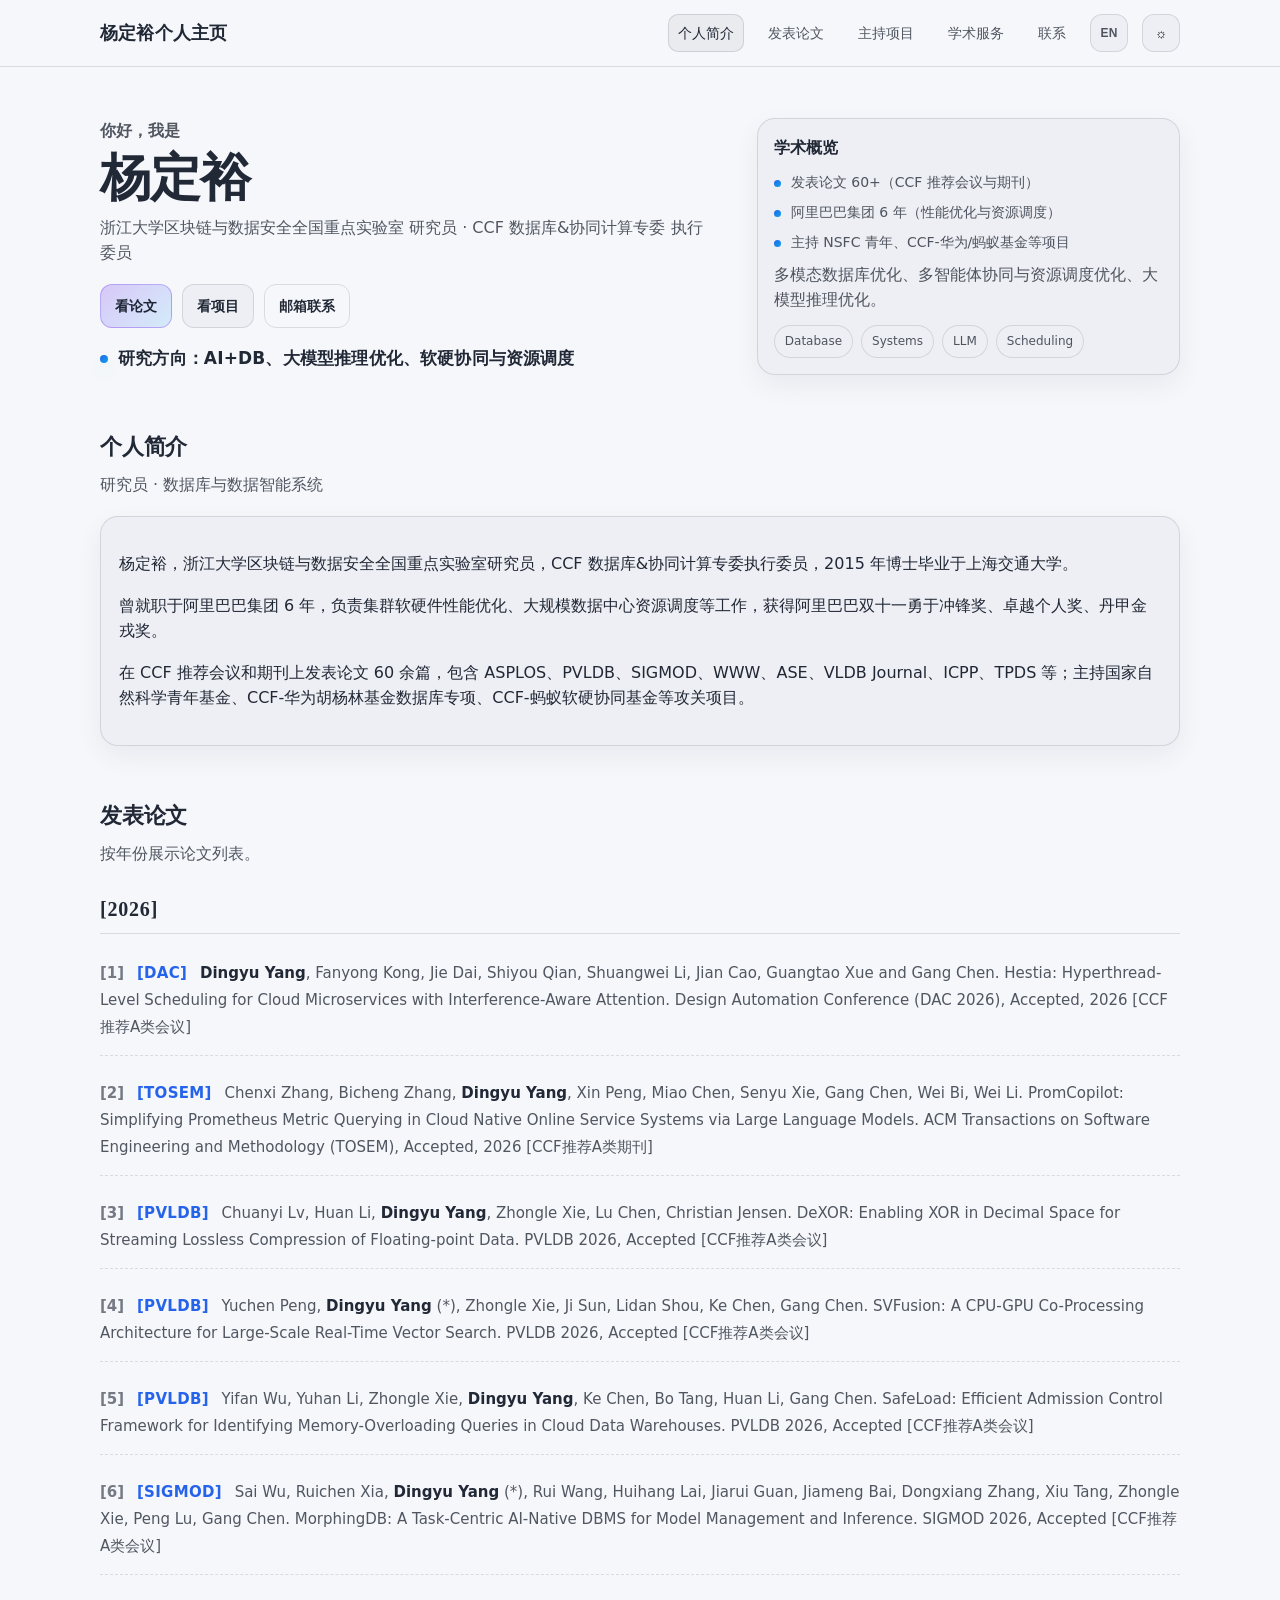
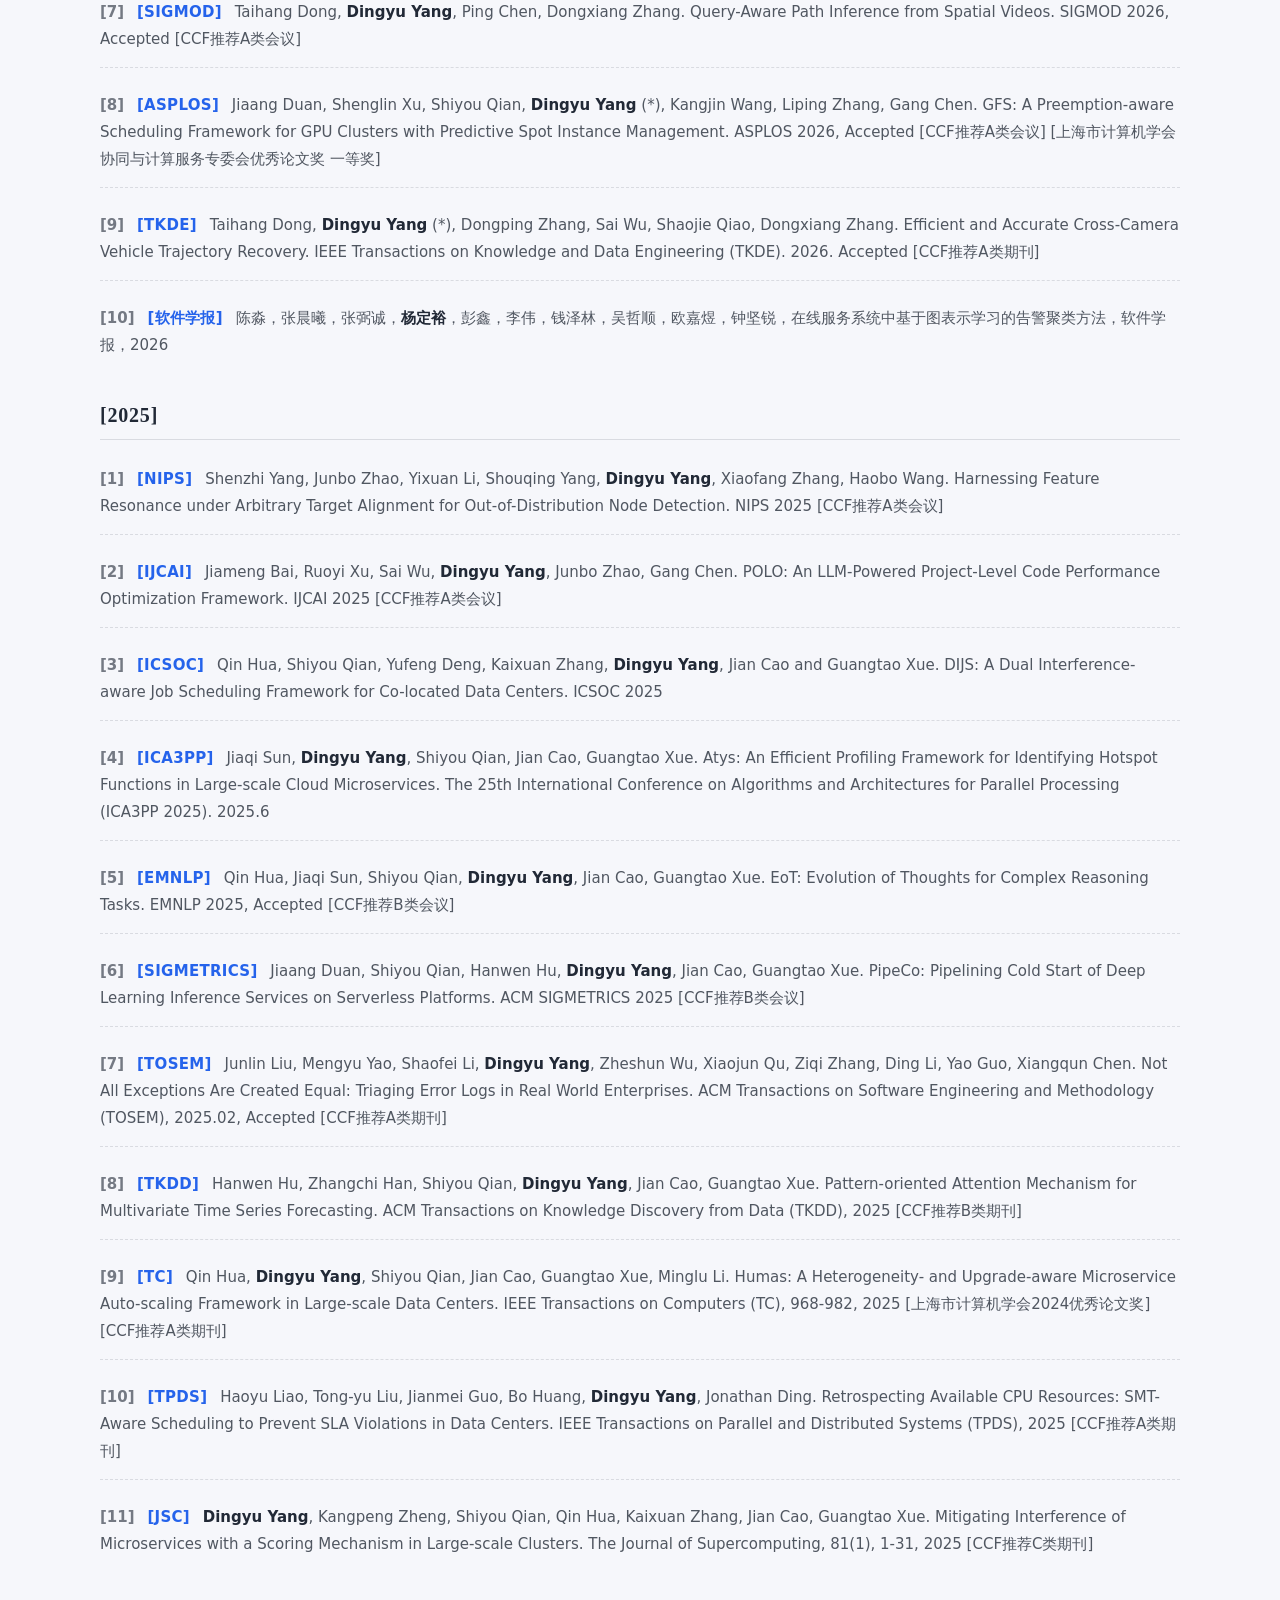
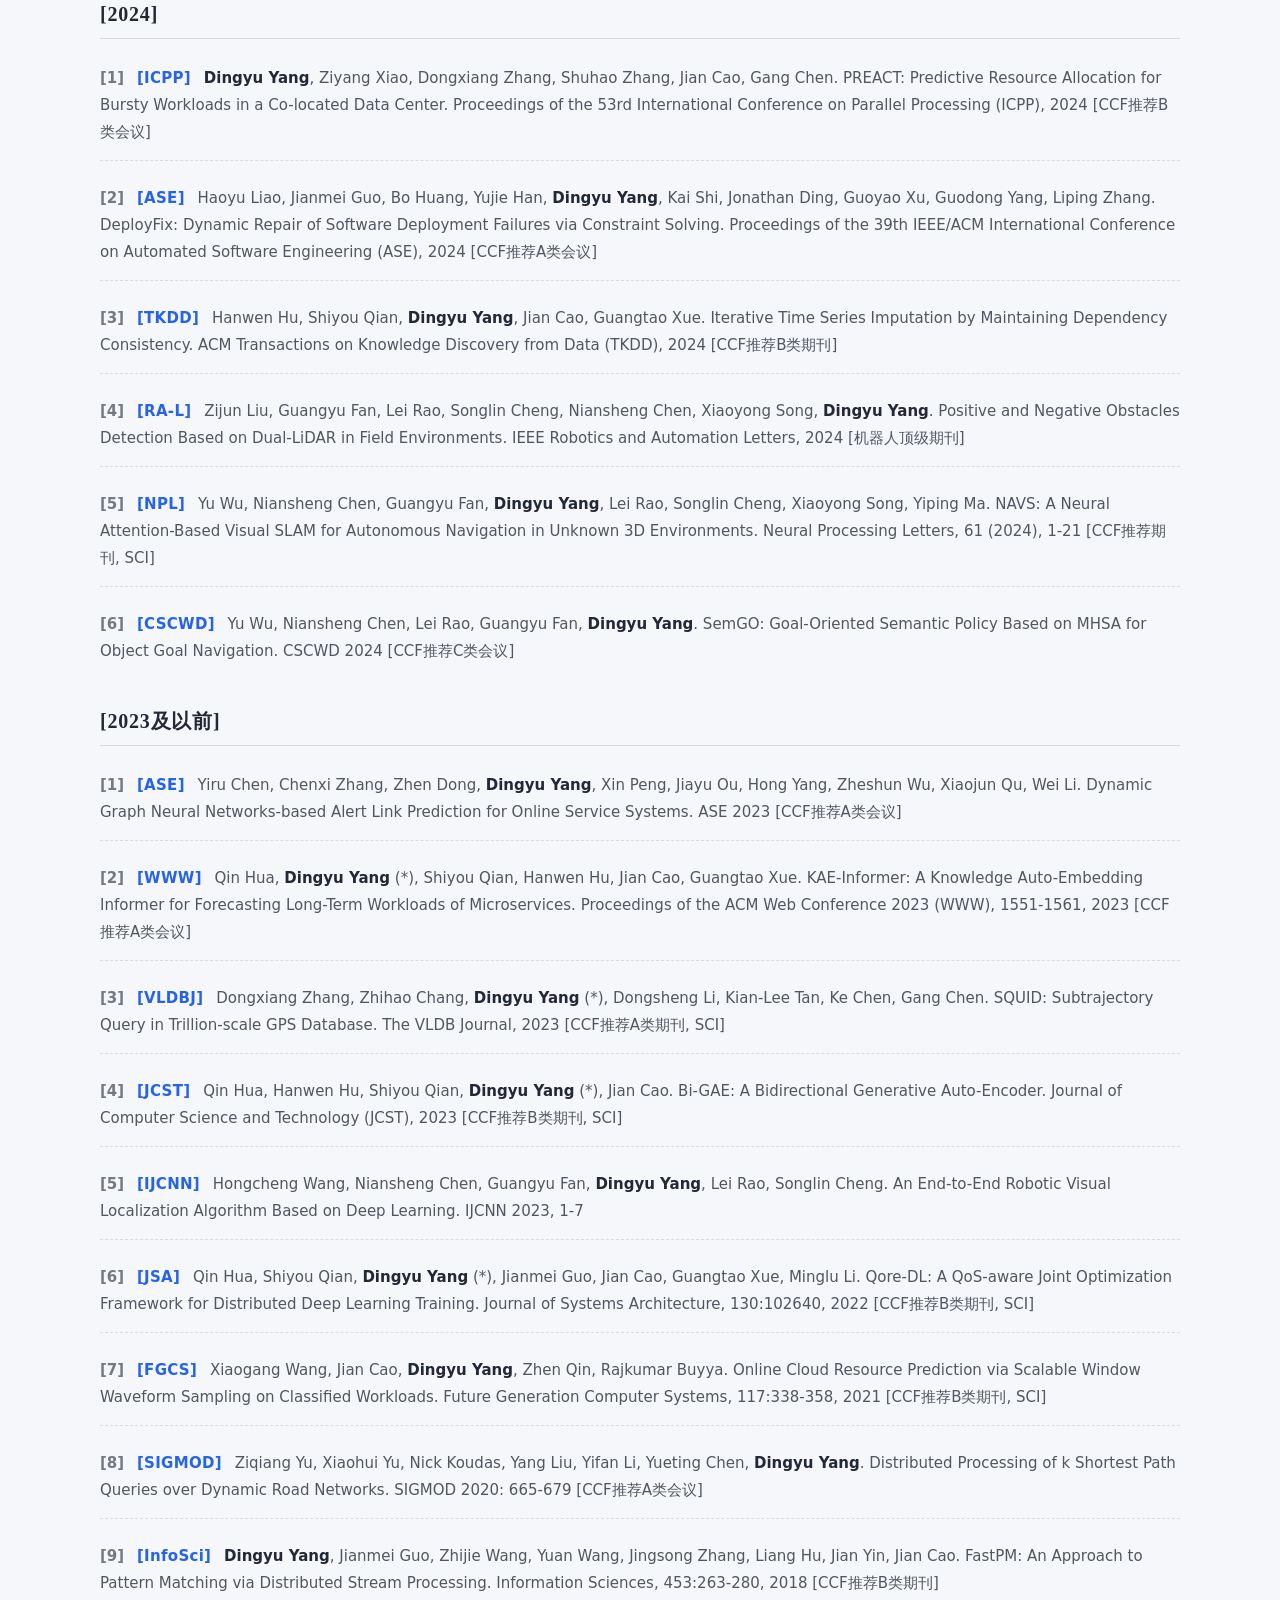
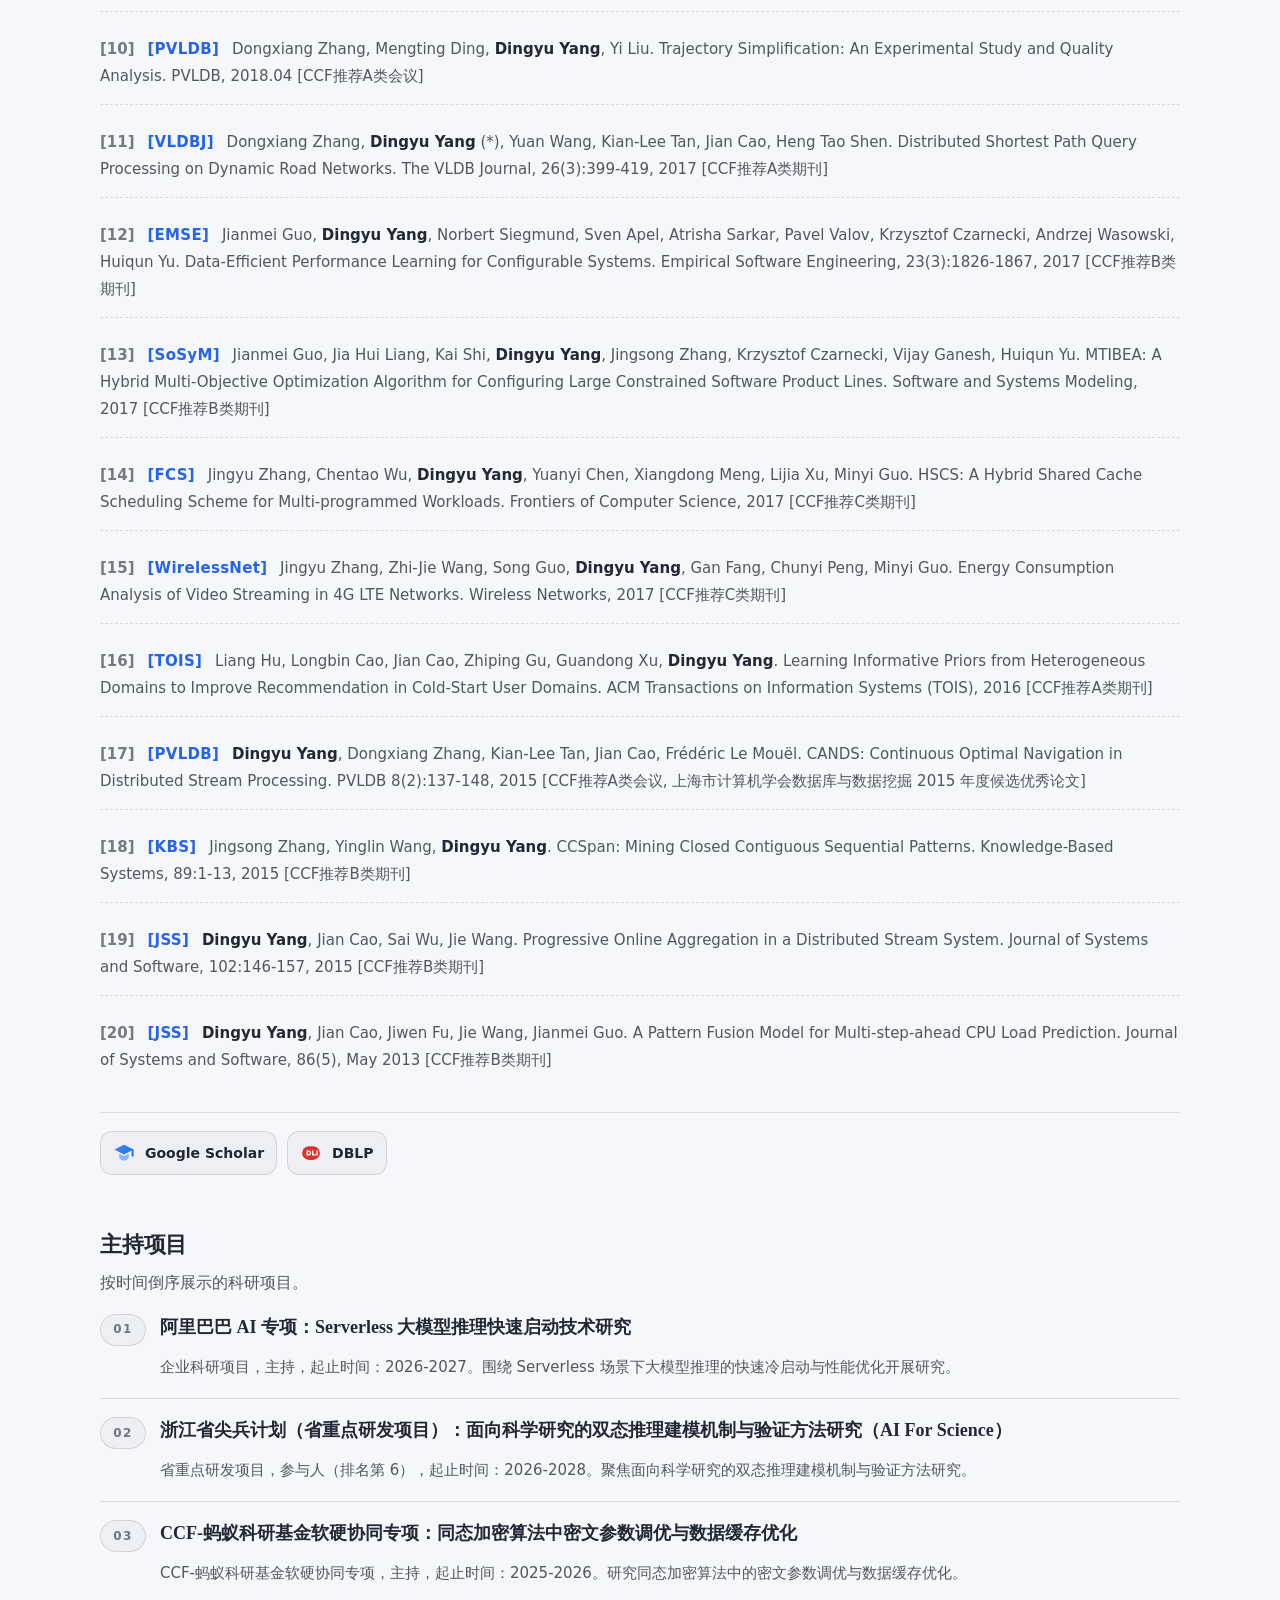
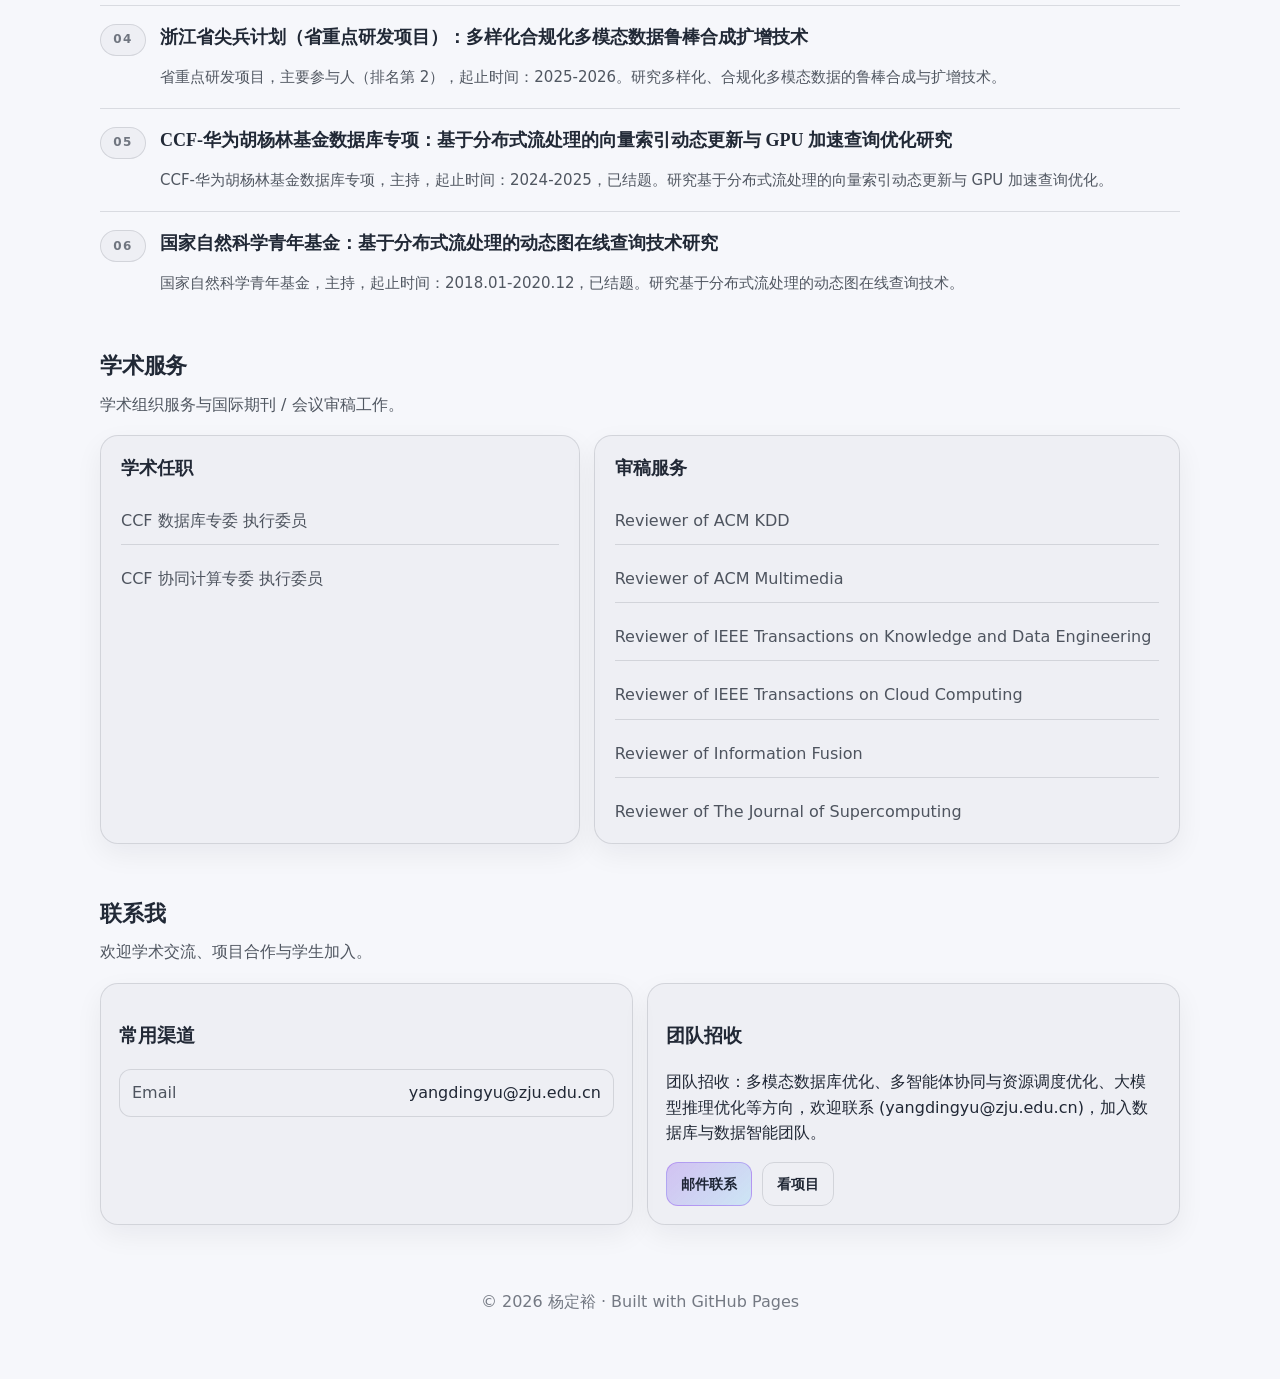
<file: index.html>
<!doctype html>
<html lang="zh-CN" data-lang="zh">
  <head>
    <meta charset="UTF-8" />
    <meta name="viewport" content="width=device-width, initial-scale=1" />
    <meta name="color-scheme" content="light dark" />

    <title data-i18n="meta.title">你的名字 · 个人主页</title>
    <meta name="description" data-i18n-content="meta.description" content="" />

    <meta property="og:title" data-i18n-content="meta.ogTitle" content="" />
    <meta
      property="og:description"
      data-i18n-content="meta.ogDescription"
      content=""
    />
    <meta property="og:type" content="website" />

    <link rel="icon" href="./assets/favicon.svg" type="image/svg+xml" />
    <link rel="stylesheet" href="./assets/style.css" />
    <script src="./assets/site-config.js"></script>
    <script defer src="./assets/main.js"></script>
  </head>

  <body>
    <a class="skip" href="#content" data-i18n="a11y.skip">跳到主要内容</a>

    <header class="top">
      <div class="container top-inner">
        <a class="brand" href="./" data-i18n="hero.siteTitle">杨定裕个人主页</a>

        <nav class="nav" aria-label="主导航">
          <a href="#bio" data-i18n="nav.bio">简介</a>
          <a href="#publications" data-i18n="nav.publications">发表论文</a>
          <a href="#projects" data-i18n="nav.projects">主持项目</a>
          <a href="#service" data-i18n="nav.service">学术服务</a>
          <a href="#contact" data-i18n="nav.contact">联系</a>

          <button class="icon-btn" type="button" data-lang-toggle>
            <span class="lang" aria-hidden="true">EN</span>
            <span class="sr-only" data-i18n="a11y.toggleLang">切换语言</span>
          </button>
          <button class="icon-btn" type="button" data-theme-toggle>
            <span class="icon" aria-hidden="true">☾</span>
            <span class="sr-only" data-i18n="a11y.toggleTheme">切换主题</span>
          </button>
        </nav>
      </div>
    </header>

    <main id="content" class="container">
      <section class="hero">
        <div class="hero-grid">
          <div>
            <p class="kicker" data-i18n="hero.kicker">你好，我是</p>
            <h1 class="title" data-i18n="name">杨定裕</h1>
            <p class="subtitle" data-i18n="hero.subtitle"></p>

            <div class="cta">
              <a class="btn primary" href="#publications" data-i18n="hero.viewPublications"
                >看论文</a
              >
              <a class="btn" href="#projects" data-i18n="hero.viewProjects">看项目</a>
              <a
                class="btn ghost"
                href="mailto:yangdingyu@zju.edu.cn"
                data-i18n="hero.email"
                >邮箱联系</a
              >
            </div>

            <ul class="meta">
              <li>
                <span class="dot" aria-hidden="true"></span>
                <span class="meta-strong" data-i18n="hero.focus"></span>
              </li>
            </ul>
          </div>

          <aside class="card hero-card" aria-label="快速信息">
            <div class="hero-card-body">
              <p class="hero-card-title" data-i18n="hero.cardTitle">Academic Profile</p>
              <ul class="highlights" aria-label="Highlights">
                <li class="highlight" data-i18n="hero.h1"></li>
                <li class="highlight" data-i18n="hero.h2"></li>
                <li class="highlight" data-i18n="hero.h3"></li>
              </ul>
              <p class="hero-card-text" data-i18n="hero.nowText"></p>
              <div class="chips" aria-label="技能标签">
                <span class="chip">Database</span>
                <span class="chip">Systems</span>
                <span class="chip">LLM</span>
                <span class="chip">Scheduling</span>
              </div>
            </div>
          </aside>
        </div>
      </section>

      <section id="bio" class="section">
        <div class="section-head">
          <h2 data-i18n="bio.title">个人简介</h2>
          <p data-i18n="bio.lead"></p>
        </div>

        <article class="card">
          <p data-i18n="bio.p1"></p>
          <p data-i18n="bio.p2"></p>
          <p data-i18n="bio.p3"></p>
        </article>
      </section>

      <section id="publications" class="section">
        <div class="section-head">
          <h2 data-i18n="pubs.title">发表论文</h2>
          <p data-i18n="pubs.lead"></p>
        </div>
        <div data-publications></div>
        <div class="scholar-links" aria-label="Academic Links">
          <a
            class="scholar-link"
            href="https://scholar.google.com/citations?user=vzkukR0AAAAJ"
            target="_blank"
            rel="noreferrer"
            aria-label="Google Scholar"
            title="Google Scholar"
          >
            <img
              class="profile-logo"
              src="./assets/google-scholar.svg"
              alt="Google Scholar"
              width="22"
              height="22"
            />
            <span>Google Scholar</span>
          </a>
          <a
            class="scholar-link"
            href="https://dblp.org/pid/119/6899.html"
            target="_blank"
            rel="noreferrer"
            aria-label="DBLP"
            title="DBLP"
          >
            <img
              class="profile-logo"
              src="./assets/dblp.svg"
              alt="DBLP"
              width="22"
              height="22"
            />
            <span>DBLP</span>
          </a>
        </div>
      </section>

      <section id="projects" class="section">
        <div class="section-head">
          <h2 data-i18n="projects.title">主持项目</h2>
          <p data-i18n="projects.lead"></p>
        </div>

        <ol class="project-entries">
          <li class="project-entry">
            <div class="project-entry-head">
              <span class="project-index">01</span>
              <h3 class="project-entry-title" data-i18n="projects.p1.title"></h3>
            </div>
            <p class="project-entry-meta" data-i18n="projects.p1.meta"></p>
          </li>
          <li class="project-entry">
            <div class="project-entry-head">
              <span class="project-index">02</span>
              <h3 class="project-entry-title" data-i18n="projects.p2.title"></h3>
            </div>
            <p class="project-entry-meta" data-i18n="projects.p2.meta"></p>
          </li>
          <li class="project-entry">
            <div class="project-entry-head">
              <span class="project-index">03</span>
              <h3 class="project-entry-title" data-i18n="projects.p3.title"></h3>
            </div>
            <p class="project-entry-meta" data-i18n="projects.p3.meta"></p>
          </li>
          <li class="project-entry">
            <div class="project-entry-head">
              <span class="project-index">04</span>
              <h3 class="project-entry-title" data-i18n="projects.p4.title"></h3>
            </div>
            <p class="project-entry-meta" data-i18n="projects.p4.meta"></p>
          </li>
          <li class="project-entry">
            <div class="project-entry-head">
              <span class="project-index">05</span>
              <h3 class="project-entry-title" data-i18n="projects.p5.title"></h3>
            </div>
            <p class="project-entry-meta" data-i18n="projects.p5.meta"></p>
          </li>
          <li class="project-entry">
            <div class="project-entry-head">
              <span class="project-index">06</span>
              <h3 class="project-entry-title" data-i18n="projects.p6.title"></h3>
            </div>
            <p class="project-entry-meta" data-i18n="projects.p6.meta"></p>
          </li>
        </ol>
      </section>

      <section id="service" class="section">
        <div class="section-head">
          <h2 data-i18n="service.title">学术服务</h2>
          <p data-i18n="service.lead"></p>
        </div>

        <div class="service-grid">
          <article class="card service-card">
            <h3 class="service-card-title" data-i18n="service.committeeTitle">学术任职</h3>
            <ul class="service-list">
              <li class="service-item" data-i18n="service.committee1"></li>
              <li class="service-item" data-i18n="service.committee2"></li>
            </ul>
          </article>

          <article class="card service-card">
            <h3 class="service-card-title" data-i18n="service.reviewTitle">审稿服务</h3>
            <ul class="service-list">
              <li class="service-item" data-i18n="service.review1"></li>
              <li class="service-item" data-i18n="service.review2"></li>
              <li class="service-item" data-i18n="service.review3"></li>
              <li class="service-item" data-i18n="service.review4"></li>
              <li class="service-item" data-i18n="service.review5"></li>
              <li class="service-item" data-i18n="service.review6"></li>
            </ul>
          </article>
        </div>
      </section>

      <section id="contact" class="section">
        <div class="section-head">
          <h2 data-i18n="contact.title">联系我</h2>
          <p data-i18n="contact.lead"></p>
        </div>

        <div class="grid-2">
          <div class="card">
            <h3 data-i18n="contact.channels">常用渠道</h3>
            <ul class="contact">
              <li>
                <span class="muted">Email</span>
                <a href="mailto:yangdingyu@zju.edu.cn">yangdingyu@zju.edu.cn</a>
              </li>
            </ul>
          </div>

          <div class="card">
            <h3 data-i18n="contact.joinTitle">团队招收</h3>
            <p data-i18n="contact.joinBody"></p>
            <div class="cta">
              <a class="btn primary" href="mailto:yangdingyu@zju.edu.cn" data-i18n="contact.joinCta"
                >邮件联系</a
              >
              <a class="btn ghost" href="#projects" data-i18n="contact.joinMore">看项目</a>
            </div>
          </div>
        </div>
      </section>

      <footer class="footer">
        <p>
          © <span data-year></span> <span data-i18n="footer.text"></span>
        </p>
      </footer>
    </main>
  </body>
</html>
</file>
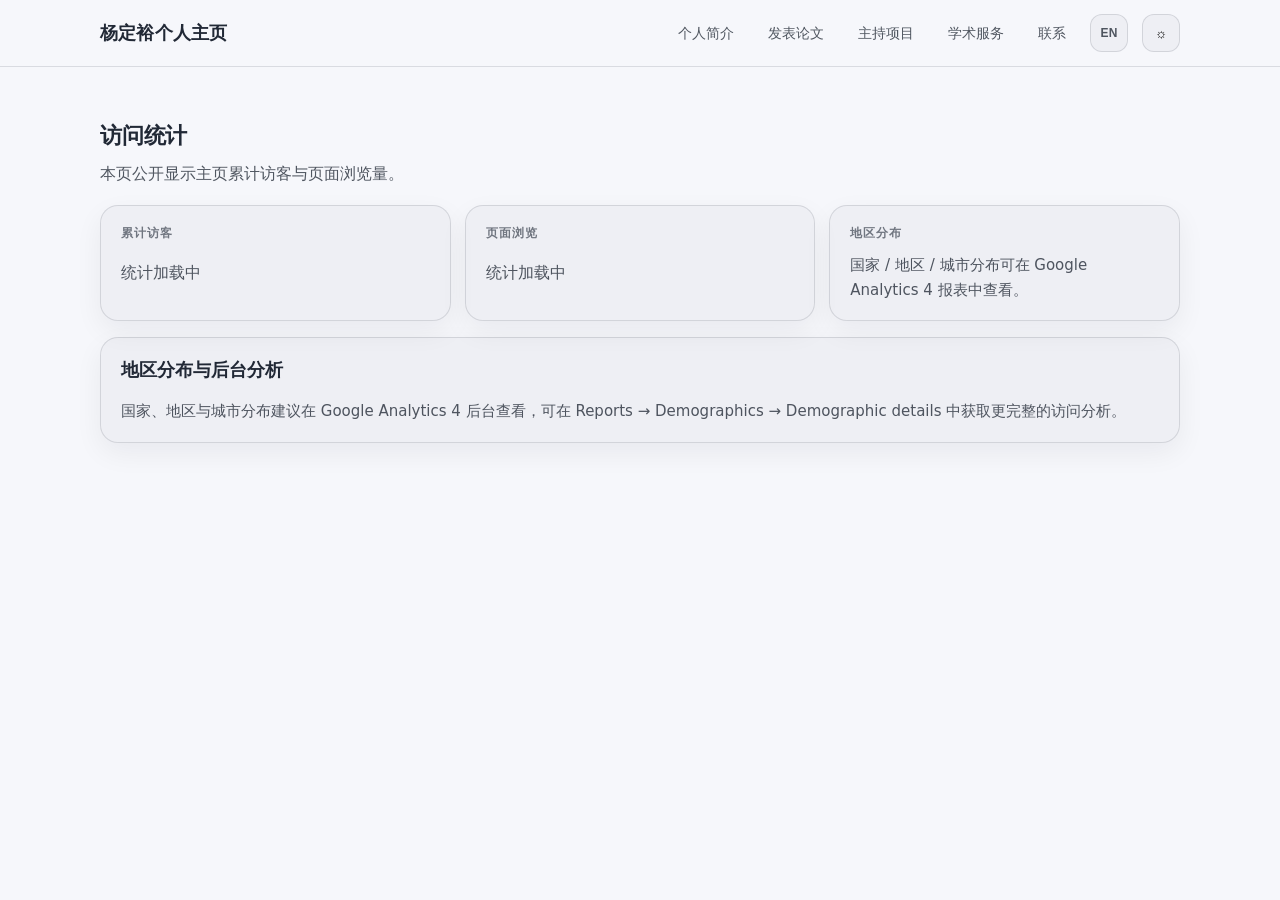
<file: stats.html>
<!doctype html>
<html lang="zh-CN" data-lang="zh">
  <head>
    <meta charset="UTF-8" />
    <meta name="viewport" content="width=device-width, initial-scale=1" />
    <meta name="color-scheme" content="light dark" />

    <title data-i18n="statsPage.metaTitle">访问统计 · 杨定裕个人主页</title>
    <meta name="description" data-i18n-content="statsPage.metaDescription" content="" />
    <meta property="og:title" data-i18n-content="statsPage.metaTitle" content="" />
    <meta property="og:description" data-i18n-content="statsPage.metaDescription" content="" />
    <meta property="og:type" content="website" />

    <link rel="icon" href="./assets/favicon.svg" type="image/svg+xml" />
    <link rel="stylesheet" href="./assets/style.css" />
    <script src="./assets/site-config.js"></script>
    <script defer src="./assets/main.js"></script>
  </head>

  <body>
    <a class="skip" href="#content" data-i18n="a11y.skip">跳到主要内容</a>

    <header class="top">
      <div class="container top-inner">
        <a class="brand" href="./index.html" data-i18n="hero.siteTitle">杨定裕个人主页</a>

        <nav class="nav" aria-label="主导航">
          <a href="./index.html#bio" data-i18n="nav.bio">简介</a>
          <a href="./index.html#publications" data-i18n="nav.publications">发表论文</a>
          <a href="./index.html#projects" data-i18n="nav.projects">主持项目</a>
          <a href="./index.html#service" data-i18n="nav.service">学术服务</a>
          <a href="./index.html#contact" data-i18n="nav.contact">联系</a>

          <button class="icon-btn" type="button" data-lang-toggle>
            <span class="lang" aria-hidden="true">EN</span>
            <span class="sr-only" data-i18n="a11y.toggleLang">切换语言</span>
          </button>
          <button class="icon-btn" type="button" data-theme-toggle>
            <span class="icon" aria-hidden="true">☾</span>
            <span class="sr-only" data-i18n="a11y.toggleTheme">切换主题</span>
          </button>
        </nav>
      </div>
    </header>

    <main id="content" class="container">
      <section class="section">
        <div class="section-head">
          <h1 data-i18n="statsPage.title">访问统计</h1>
          <p data-i18n="statsPage.lead"></p>
        </div>

        <div class="stats-grid">
          <article class="card stat-card">
            <p class="stat-label" data-i18n="stats.visitors">累计访客</p>
            <p class="stat-value">
              <span id="busuanzi_container_site_uv" hidden>
                <span id="busuanzi_value_site_uv">-</span>
              </span>
              <span class="stat-fallback" data-i18n="stats.loading">统计加载中</span>
            </p>
          </article>

          <article class="card stat-card">
            <p class="stat-label" data-i18n="stats.views">页面浏览</p>
            <p class="stat-value">
              <span id="busuanzi_container_site_pv" hidden>
                <span id="busuanzi_value_site_pv">-</span>
              </span>
              <span class="stat-fallback" data-i18n="stats.loading">统计加载中</span>
            </p>
          </article>

          <article class="card stat-card stat-card-note">
            <p class="stat-label" data-i18n="stats.regions">地区分布</p>
            <p class="stat-note" data-i18n="stats.regionNote"></p>
          </article>
        </div>

        <div class="card stats-help-card">
          <h2 class="service-card-title" data-i18n="statsPage.backendTitle">后台统计查看</h2>
          <p class="stat-note" data-i18n="statsPage.backendBody"></p>
        </div>
      </section>
    </main>
  </body>
</html>
</file>
<file: assets/style.css>
:root {
  --bg: #0b1220;
  --panel: rgba(255, 255, 255, 0.055);
  --panel-strong: rgba(255, 255, 255, 0.09);
  --text: rgba(255, 255, 255, 0.9);
  --muted: rgba(255, 255, 255, 0.72);
  --faint: rgba(255, 255, 255, 0.58);
  --border: rgba(255, 255, 255, 0.12);
  --brand: #2563eb;
  --brand-2: #0ea5e9;
  --shadow: 0 10px 28px rgba(0, 0, 0, 0.28);

  --radius: 18px;
  --radius-sm: 12px;
  --max: 1080px;
  --header-height: 74px;

  --font: ui-sans-serif, system-ui, -apple-system, "Segoe UI", Roboto,
    "PingFang SC", "Hiragino Sans GB", "Noto Sans CJK SC", "Microsoft YaHei",
    "Helvetica Neue", Arial, "Apple Color Emoji", "Segoe UI Emoji";

  --font-serif: ui-serif, Georgia, Cambria, "Times New Roman",
    "Noto Serif CJK SC", "Songti SC", STSong, serif;
}

html[data-theme="light"] {
  --bg: #f6f7fb;
  --panel: rgba(10, 18, 32, 0.03);
  --panel-strong: rgba(10, 18, 32, 0.055);
  --text: rgba(10, 18, 32, 0.9);
  --muted: rgba(10, 18, 32, 0.7);
  --faint: rgba(10, 18, 32, 0.55);
  --border: rgba(10, 18, 32, 0.12);
  --shadow: 0 10px 28px rgba(10, 18, 32, 0.06);
}

* {
  box-sizing: border-box;
}

html,
body {
  height: 100%;
  scroll-behavior: smooth;
}

body {
  margin: 0;
  padding-top: var(--header-height);
  font-family: var(--font);
  color: var(--text);
  background: var(--bg);
  line-height: 1.6;
}

a {
  color: inherit;
  text-decoration: none;
}

a:hover {
  text-decoration: underline;
}

.container {
  width: min(var(--max), calc(100% - 40px));
  margin: 0 auto;
}

.skip {
  position: absolute;
  left: -999px;
  top: 12px;
  padding: 10px 12px;
  background: var(--panel-strong);
  border: 1px solid var(--border);
  border-radius: 10px;
}

.skip:focus {
  left: 12px;
}

.top {
  position: fixed;
  top: 0;
  left: 0;
  right: 0;
  z-index: 10;
  backdrop-filter: blur(14px);
  background: rgba(5, 10, 18, 0.55);
  background: color-mix(in srgb, var(--bg) 72%, transparent);
  border-bottom: 1px solid var(--border);
}

html[data-theme="light"] .top {
  background: rgba(246, 247, 251, 0.85);
  background: color-mix(in srgb, var(--bg) 84%, transparent);
}

.top-inner {
  display: flex;
  align-items: center;
  justify-content: space-between;
  padding: 14px 0;
  gap: 14px;
}

.brand {
  display: inline-flex;
  align-items: center;
  min-height: 24px;
  color: var(--text);
  text-decoration: none;
  font-family: var(--font-serif);
  font-size: 18px;
  font-weight: 700;
  letter-spacing: 0.01em;
  white-space: nowrap;
}

.brand:hover {
  text-decoration: none;
}

.nav {
  display: flex;
  align-items: center;
  gap: 14px;
  font-size: 14px;
}

.nav a {
  padding: 8px 10px;
  border-radius: 10px;
  color: var(--muted);
  text-decoration: none;
  transition:
    color 160ms ease,
    background-color 160ms ease,
    box-shadow 160ms ease;
}

.nav a:hover {
  background: var(--panel);
  color: var(--text);
}

.nav a.is-active {
  color: var(--text);
  background: var(--panel-strong);
  box-shadow: inset 0 0 0 1px var(--border);
}

.icon-btn {
  display: inline-flex;
  align-items: center;
  justify-content: center;
  width: 38px;
  height: 38px;
  border-radius: 12px;
  border: 1px solid var(--border);
  background: var(--panel);
  cursor: pointer;
}

.icon-btn:hover {
  background: var(--panel-strong);
}

.sr-only {
  position: absolute;
  width: 1px;
  height: 1px;
  padding: 0;
  margin: -1px;
  overflow: hidden;
  clip: rect(0, 0, 0, 0);
  white-space: nowrap;
  border: 0;
}

.lang {
  font-weight: 800;
  font-size: 12px;
  letter-spacing: 0.2px;
  color: var(--muted);
}

.hero {
  padding: 44px 0 10px;
}

.hero-grid {
  display: grid;
  grid-template-columns: 1.5fr 1fr;
  gap: 22px;
  align-items: start;
}

.kicker {
  margin: 0 0 6px;
  color: var(--muted);
  font-weight: 600;
}

.title {
  margin: 0 0 10px;
  font-size: clamp(38px, 4vw, 56px);
  line-height: 1.08;
  letter-spacing: -0.8px;
  font-family: var(--font-serif);
}

.subtitle {
  margin: 0 0 18px;
  color: var(--muted);
  font-size: 16px;
  max-width: 60ch;
}

.cta {
  display: flex;
  flex-wrap: wrap;
  gap: 10px;
  align-items: center;
}

.btn {
  display: inline-flex;
  align-items: center;
  justify-content: center;
  padding: 10px 14px;
  border-radius: 12px;
  border: 1px solid var(--border);
  background: var(--panel);
  text-decoration: none;
  font-weight: 600;
  font-size: 14px;
  gap: 8px;
}

.btn:hover {
  background: var(--panel-strong);
  text-decoration: none;
}

.btn.primary {
  border-color: rgba(124, 58, 237, 0.35);
  background: linear-gradient(135deg, rgba(124, 58, 237, 0.25), rgba(56, 189, 248, 0.18));
}

.btn.ghost {
  background: transparent;
}

.meta {
  margin: 18px 0 0;
  padding: 0;
  list-style: none;
  display: grid;
  gap: 8px;
  color: var(--faint);
  font-size: 14px;
}

.meta li {
  display: flex;
  align-items: center;
  gap: 10px;
}

.meta-strong {
  color: var(--text);
  font-size: 17px;
  line-height: 1.5;
  font-weight: 600;
  letter-spacing: 0.01em;
}

.dot {
  width: 8px;
  height: 8px;
  border-radius: 999px;
  background: linear-gradient(135deg, var(--brand), var(--brand-2));
  box-shadow: 0 10px 20px rgba(34, 197, 94, 0.2);
}

.card {
  background: var(--panel);
  border: 1px solid var(--border);
  border-radius: var(--radius);
  padding: 18px;
  box-shadow: var(--shadow);
}

.hero-card {
  padding: 16px;
  display: flex;
  flex-direction: column;
  gap: 12px;
}

.hero-card-body {
  padding-top: 0;
}

.hero-card-title {
  margin: 0;
  font-weight: 800;
}

.hero-card-text {
  margin: 8px 0 12px;
  color: var(--muted);
}

.highlights {
  margin: 10px 0 0;
  padding: 0;
  list-style: none;
  display: grid;
  gap: 8px;
}

.highlight {
  display: flex;
  gap: 10px;
  align-items: baseline;
  color: var(--muted);
  font-size: 14px;
}

.highlight::before {
  content: "";
  width: 7px;
  height: 7px;
  border-radius: 999px;
  margin-top: 7px;
  background: linear-gradient(135deg, var(--brand), var(--brand-2));
  flex: none;
}

.chips {
  display: flex;
  flex-wrap: wrap;
  gap: 8px;
}

.chip {
  padding: 6px 10px;
  border-radius: 999px;
  border: 1px solid var(--border);
  background: rgba(255, 255, 255, 0.04);
  font-size: 12px;
  color: var(--muted);
}

.scholar-links {
  display: flex;
  flex-wrap: wrap;
  gap: 10px;
  margin-top: 24px;
  padding-top: 18px;
  border-top: 1px solid var(--border);
}

.scholar-link {
  display: inline-flex;
  align-items: center;
  gap: 10px;
  padding: 10px 12px;
  border-radius: 12px;
  border: 1px solid var(--border);
  background: var(--panel);
  color: var(--text);
  text-decoration: none;
  font-size: 14px;
  font-weight: 600;
  transition:
    transform 160ms ease,
    background-color 160ms ease,
    border-color 160ms ease;
}

.scholar-link:hover {
  text-decoration: none;
  background: var(--panel-strong);
  border-color: color-mix(in srgb, var(--brand) 40%, var(--border));
  transform: translateY(-1px);
}

.profile-logo {
  width: 22px;
  height: 22px;
  display: block;
  flex: none;
}

.section {
  padding: 44px 0 8px;
  scroll-margin-top: calc(var(--header-height) + 18px);
}

.section-compact {
  padding-top: 24px;
}

.section-head {
  display: grid;
  gap: 8px;
  margin-bottom: 18px;
}

.section-head h2,
.section-head h1 {
  margin: 0;
  font-size: 22px;
  font-family: var(--font-serif);
  letter-spacing: -0.2px;
}

.section-head p {
  margin: 0;
  color: var(--muted);
}

.grid-3 {
  display: grid;
  grid-template-columns: repeat(3, 1fr);
  gap: 14px;
}

.grid-2 {
  display: grid;
  grid-template-columns: 1fr 1fr;
  gap: 14px;
}

.stats-grid {
  display: grid;
  grid-template-columns: repeat(3, 1fr);
  gap: 14px;
}

.stat-card {
  padding: 18px 20px;
}

.stat-label {
  margin: 0 0 10px;
  color: var(--faint);
  font-size: 12px;
  font-weight: 700;
  letter-spacing: 0.08em;
  text-transform: uppercase;
}

.stat-value {
  margin: 0;
  font-size: 28px;
  line-height: 1.15;
  font-family: var(--font-serif);
  color: var(--text);
}

.stat-fallback {
  font-size: 16px;
  color: var(--muted);
  font-family: var(--font);
}

.stat-note {
  margin: 0;
  color: var(--muted);
  font-size: 15px;
  line-height: 1.65;
}

.stats-help-card {
  margin-top: 16px;
  padding: 18px 20px;
}

.service-grid {
  display: grid;
  grid-template-columns: 0.9fr 1.1fr;
  gap: 14px;
}

.service-card {
  padding: 18px 20px;
}

.service-card-title {
  margin: 0 0 14px;
  font-size: 18px;
  font-family: var(--font-serif);
}

.service-list {
  margin: 0;
  padding: 0;
  list-style: none;
  display: grid;
  gap: 10px;
}

.service-item {
  padding: 10px 0;
  border-bottom: 1px solid var(--border);
  color: var(--muted);
  line-height: 1.7;
}

.service-item:last-child {
  border-bottom: 0;
  padding-bottom: 0;
}

.project-entries {
  list-style: none;
  margin: 0;
  padding: 0;
  display: grid;
  gap: 18px;
}

.project-entry {
  padding: 0 0 18px;
  border-bottom: 1px solid var(--border);
}

.project-entry:last-child {
  padding-bottom: 0;
  border-bottom: 0;
}

.project-entry-head {
  display: grid;
  grid-template-columns: 46px 1fr;
  gap: 14px;
  align-items: start;
}

.project-index {
  display: inline-flex;
  align-items: center;
  justify-content: center;
  min-height: 32px;
  border-radius: 999px;
  background: var(--panel);
  border: 1px solid var(--border);
  color: var(--faint);
  font-size: 12px;
  font-weight: 700;
  letter-spacing: 0.12em;
  font-variant-numeric: tabular-nums;
}

.project-entry-title {
  margin: 0;
  font-size: 18px;
  line-height: 1.45;
  font-family: var(--font-serif);
  color: var(--text);
}

.project-entry-meta {
  margin: 8px 0 0 60px;
  color: var(--muted);
  font-size: 15px;
  line-height: 1.75;
}

.links {
  display: flex;
  gap: 12px;
  font-size: 14px;
}

.links a {
  color: var(--text);
  text-decoration: none;
  border-bottom: 1px dashed rgba(255, 255, 255, 0.25);
}

html[data-theme="light"] .links a {
  border-bottom-color: rgba(10, 18, 32, 0.25);
}

.links a:hover {
  border-bottom-style: solid;
}

.timeline {
  list-style: none;
  padding: 0;
  margin: 0;
  display: grid;
  gap: 14px;
}

.pub-year {
  margin: 26px 0 12px;
  color: var(--text);
  font-weight: 700;
  letter-spacing: 0.04em;
  font-family: var(--font-serif);
  font-size: 20px;
  padding-bottom: 8px;
  border-bottom: 1px solid var(--border);
}

.pubs {
  list-style: none;
  padding: 0;
  margin: 0;
  display: grid;
  gap: 10px;
}

.pub-item {
  padding: 14px 0;
  border-bottom: 1px dashed var(--border);
}

.pub-idx {
  color: var(--faint);
  font-weight: 800;
  font-variant-numeric: tabular-nums;
  margin-right: 8px;
}

.pub-citation {
  margin: 0;
  color: var(--muted);
  font-size: 15px;
  line-height: 1.8;
}

.pub-badge {
  display: inline-flex;
  align-items: center;
  margin-right: 8px;
  color: var(--brand);
  font-weight: 800;
  letter-spacing: 0.02em;
}

.pub-author-strong {
  color: var(--text);
  font-weight: 800;
}

.pub-item:last-child {
  border-bottom: 0;
}

.timeline-item {
  padding: 16px 18px;
}

.timeline-head {
  display: flex;
  align-items: baseline;
  justify-content: space-between;
  gap: 14px;
}

.timeline-item h3 {
  margin: 0;
  font-size: 16px;
}

.timeline-item p {
  margin: 10px 0 0;
  color: var(--muted);
}

.muted {
  color: var(--muted);
}

.fine {
  margin: 12px 0 0;
  font-size: 13px;
}

.contact {
  margin: 0;
  padding: 0;
  list-style: none;
  display: grid;
  gap: 10px;
}

.contact li {
  display: flex;
  align-items: center;
  justify-content: space-between;
  gap: 12px;
  padding: 10px 12px;
  border: 1px solid var(--border);
  border-radius: var(--radius-sm);
  background: rgba(255, 255, 255, 0.03);
}

.footer {
  padding: 40px 0 48px;
  color: var(--faint);
  text-align: center;
}

code {
  font-family: ui-monospace, SFMono-Regular, Menlo, Monaco, Consolas,
    "Liberation Mono", "Courier New", monospace;
}

@media (max-width: 920px) {
  .hero-grid {
    grid-template-columns: 1fr;
  }
  .grid-3 {
    grid-template-columns: 1fr;
  }
  .grid-2 {
    grid-template-columns: 1fr;
  }
  .stats-grid {
    grid-template-columns: 1fr;
  }
  .service-grid {
    grid-template-columns: 1fr;
  }
  .nav a {
    display: none;
  }
  .project-entry-head {
    grid-template-columns: 38px 1fr;
    gap: 12px;
  }
  .project-entry-meta {
    margin-left: 50px;
  }
}
</file>
